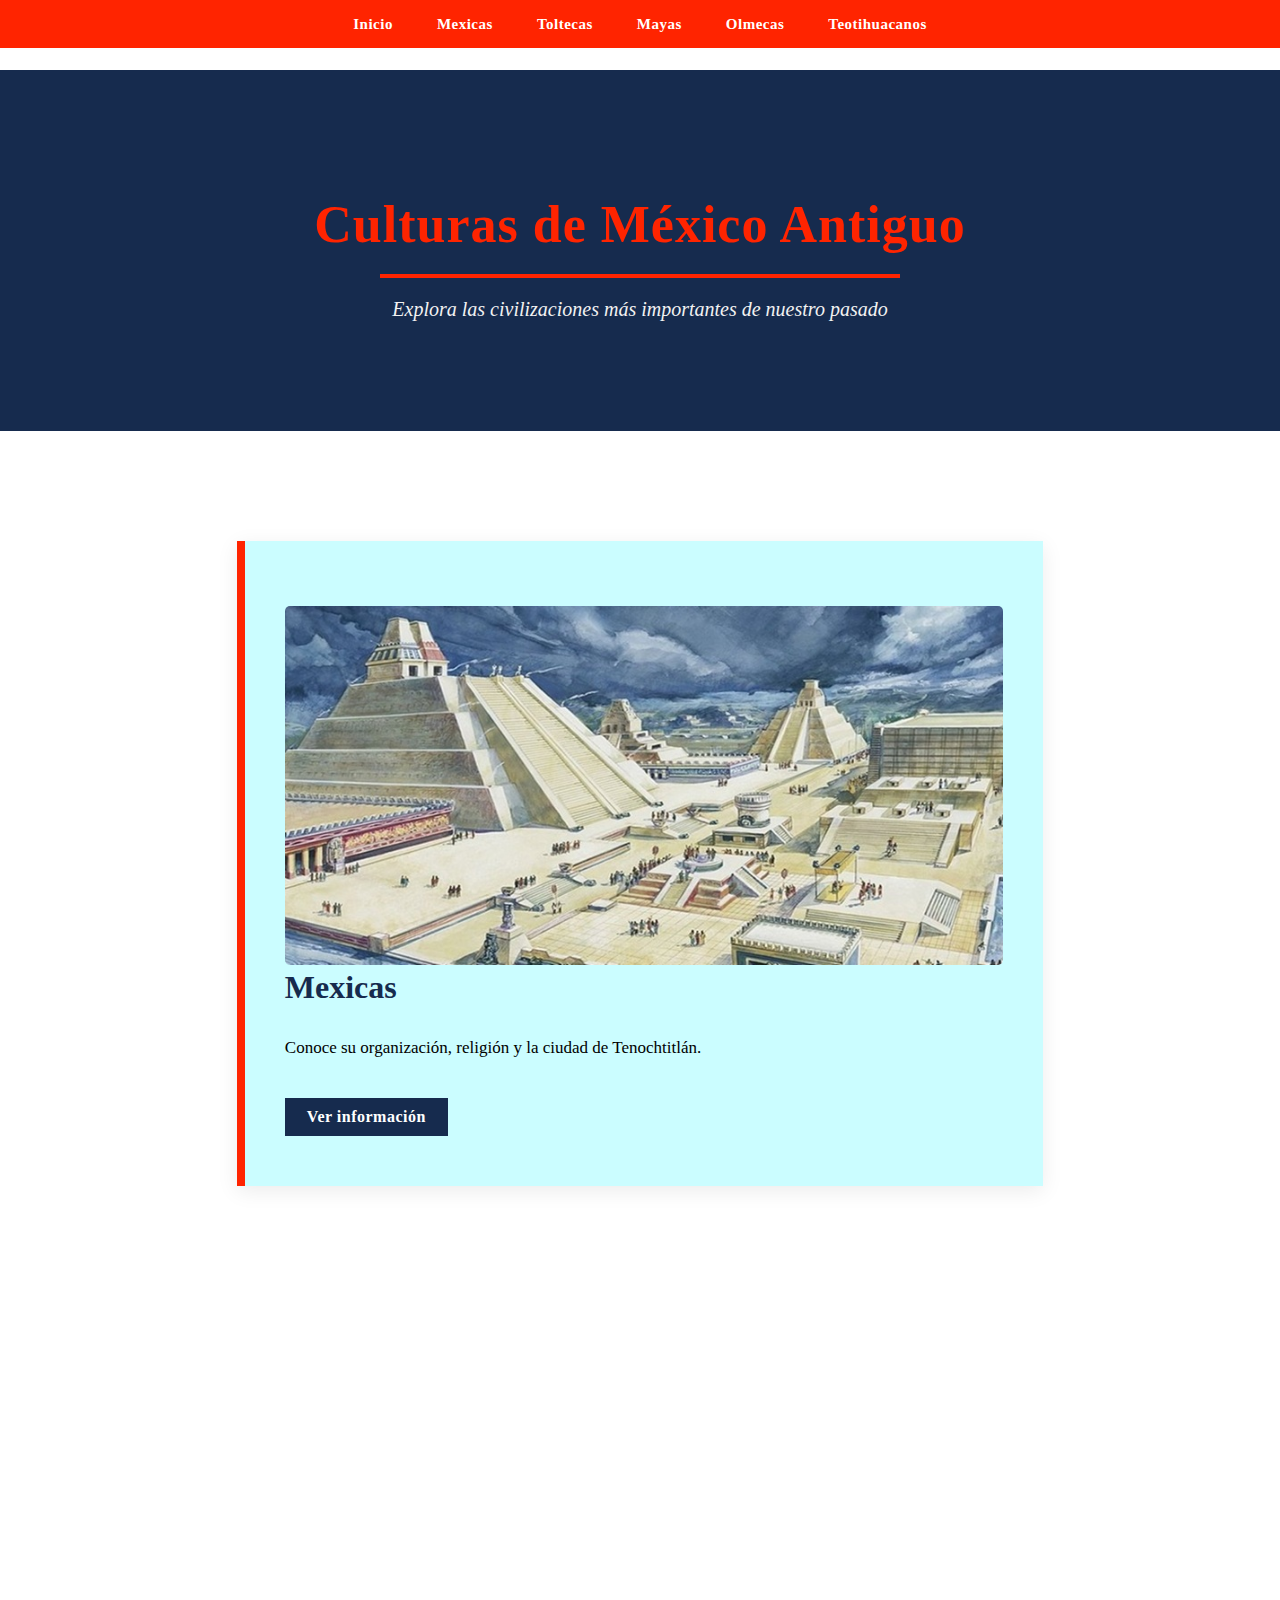
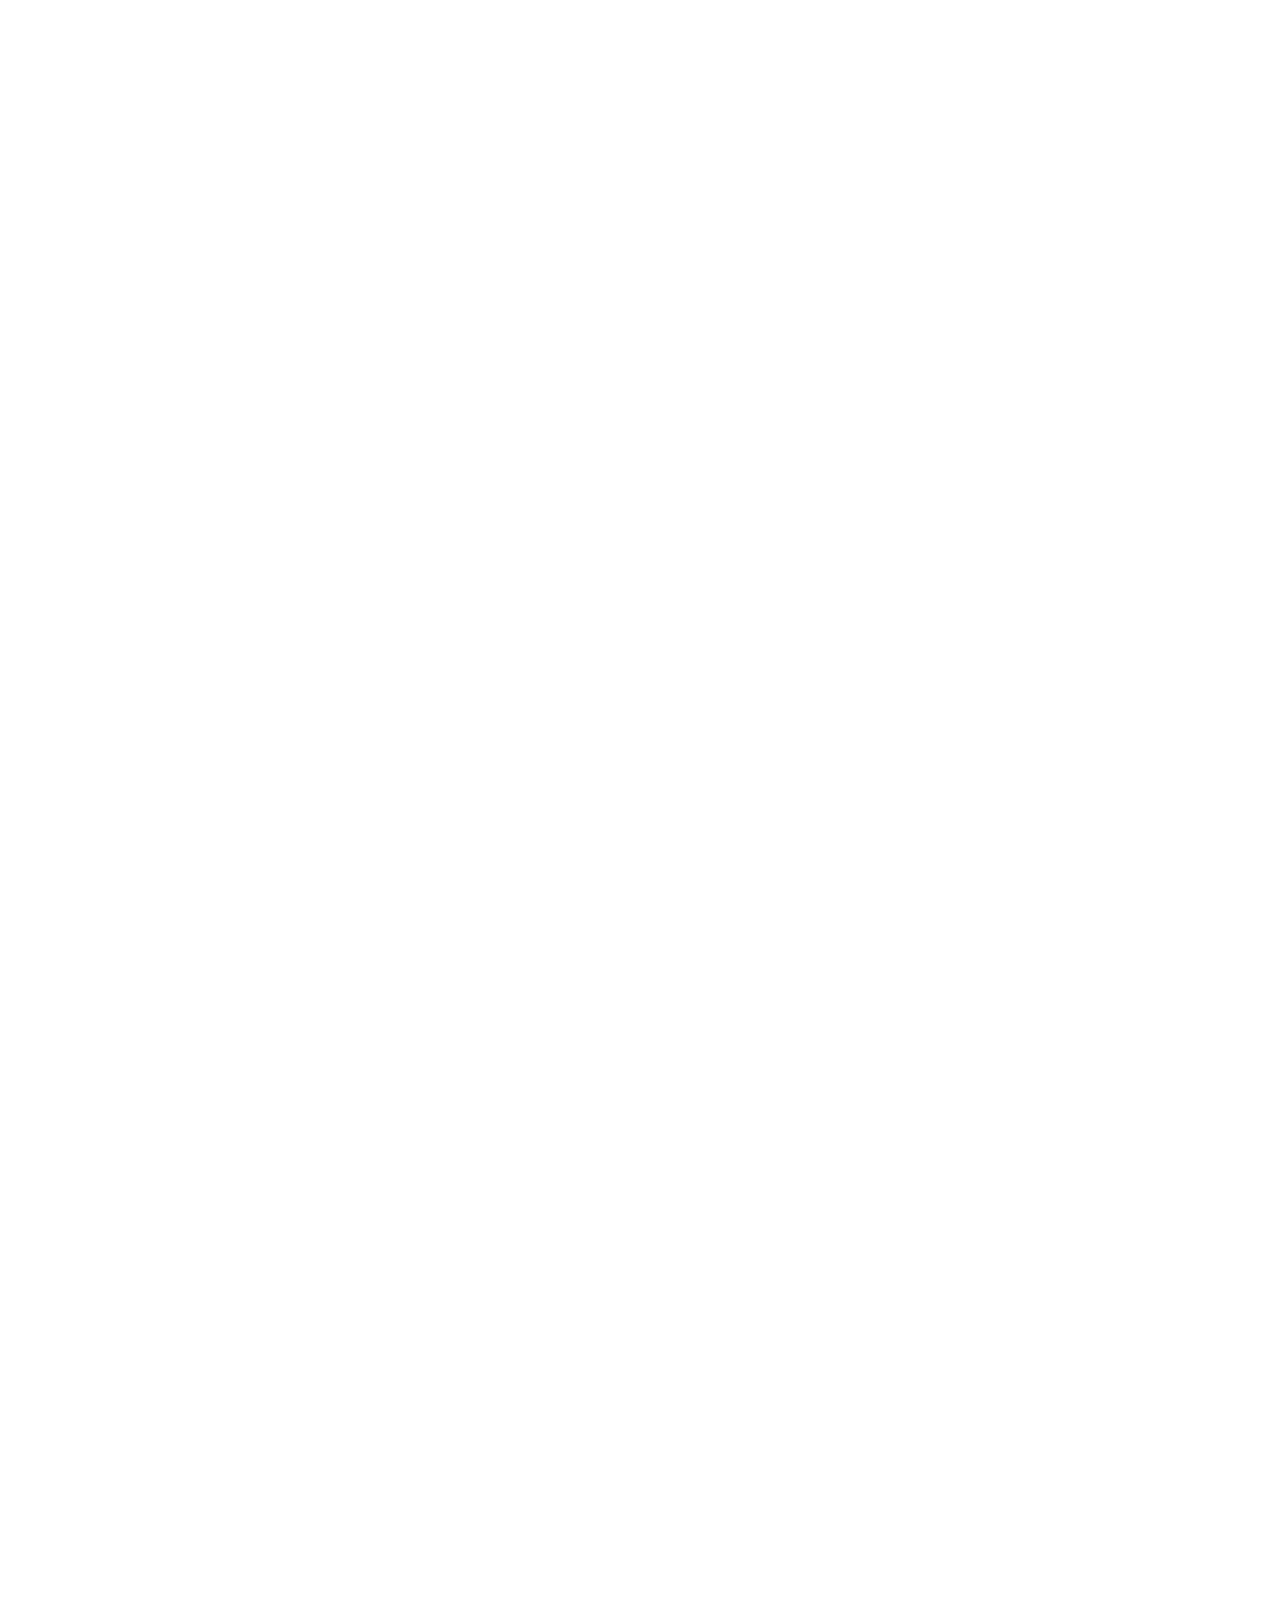
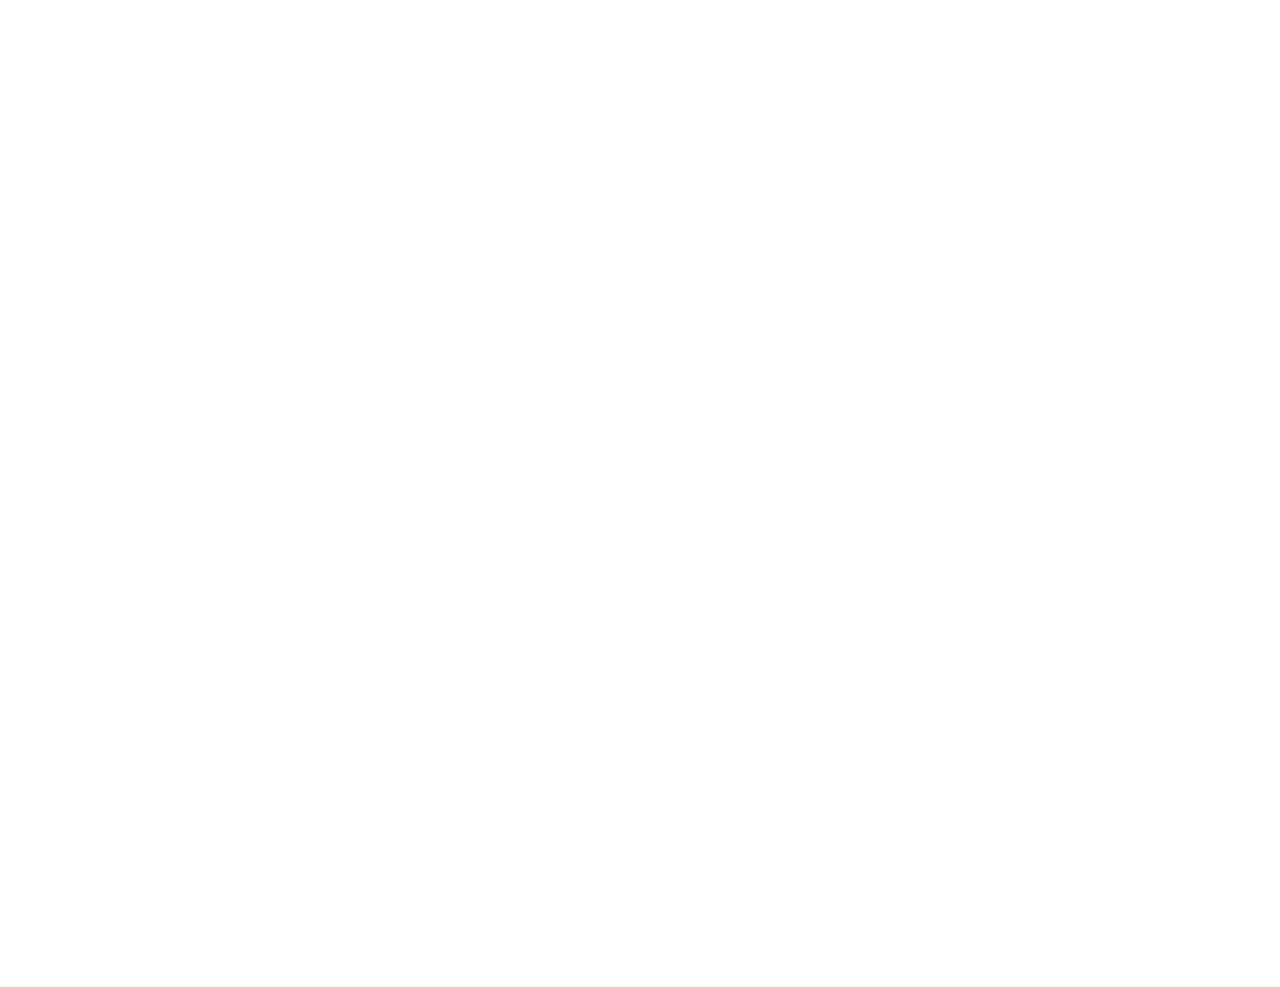
<file: culturas-mexico-antiguo/index.html>
<!DOCTYPE html>
<html lang="es">
<head>
    <meta charset="UTF-8">
    <title>Culturas de México Antiguo</title>
    <link rel="stylesheet" href="estilos.css">
</head>
<body>

<nav>
    <a href="#inicio">Inicio</a>
    <a href="#mexicas">Mexicas</a>
    <a href="#toltecas">Toltecas</a>
    <a href="#mayas">Mayas</a>
    <a href="#olmecas">Olmecas</a>
    <a href="#teotihuacanos">Teotihuacanos</a>
</nav>

<header id="inicio">
    <h1>Culturas de México Antiguo</h1>
    <p>Explora las civilizaciones más importantes de nuestro pasado</p>
</header>

<main>

<section id="mexicas" class="tarjeta"> 
    <img src="mx.jpg" alt="Cultura mexica">
    <h2>Mexicas</h2>
    <p>Conoce su organización, religión y la ciudad de Tenochtitlán.</p>
    <a href="Mexicas.html">Ver información</a>
</section>

<section id="toltecas" class="tarjeta">
    <img src="imagenestoltecas.jpg" alt="Cultura toltecas">
    <h2>Toltecas</h2>
    <p>Descubre su influencia cultural con la música y el deporte.</p>
    <a href="toltecas.html">Ver información</a>
</section>

<section id="mayas" class="tarjeta">
    <img src="imagenesmayas.jpg" alt="Cultura maya">
    <h2>Mayas</h2>
    <p>Explora sus avances en astronomía, escritura y arquitectura.</p>
    <a href="mayas.html">Ver información</a>
</section>

<section id="olmecas" class="tarjeta">
    <img src="imagenesolmecas.jpg" alt="Cultura olmeca">
    <h2>Olmecas</h2>
    <p>Conoce la cultura madre de Mesoamérica y su legado artístico.</p>
    <a href="olmeca.html">Ver información</a>
</section>

<section id="teotihuacanos" class="tarjeta">
    <img src="imagenesteotihuacanos.jpg" alt="Cultura teotihuacanos">
    <h2>Teotihuacanos</h2>
    <p>Descubre la grandeza de la ciudad de Teotihuacán.</p>
    <a href="Teotihuacanos.html">Ver información</a>
</section>

</main>

</body>

<script>
const tarjetas = document.querySelectorAll('.tarjeta');

const observer = new IntersectionObserver((entries) => {
    entries.forEach(entry => {
        if (entry.isIntersecting) {
            entry.target.classList.add('visible');
        } else {
            entry.target.classList.remove('visible');
        }
    });
}, {
    threshold: 0.2
});

tarjetas.forEach(tarjeta => {
    observer.observe(tarjeta);
});
</script>
</html>
</file>
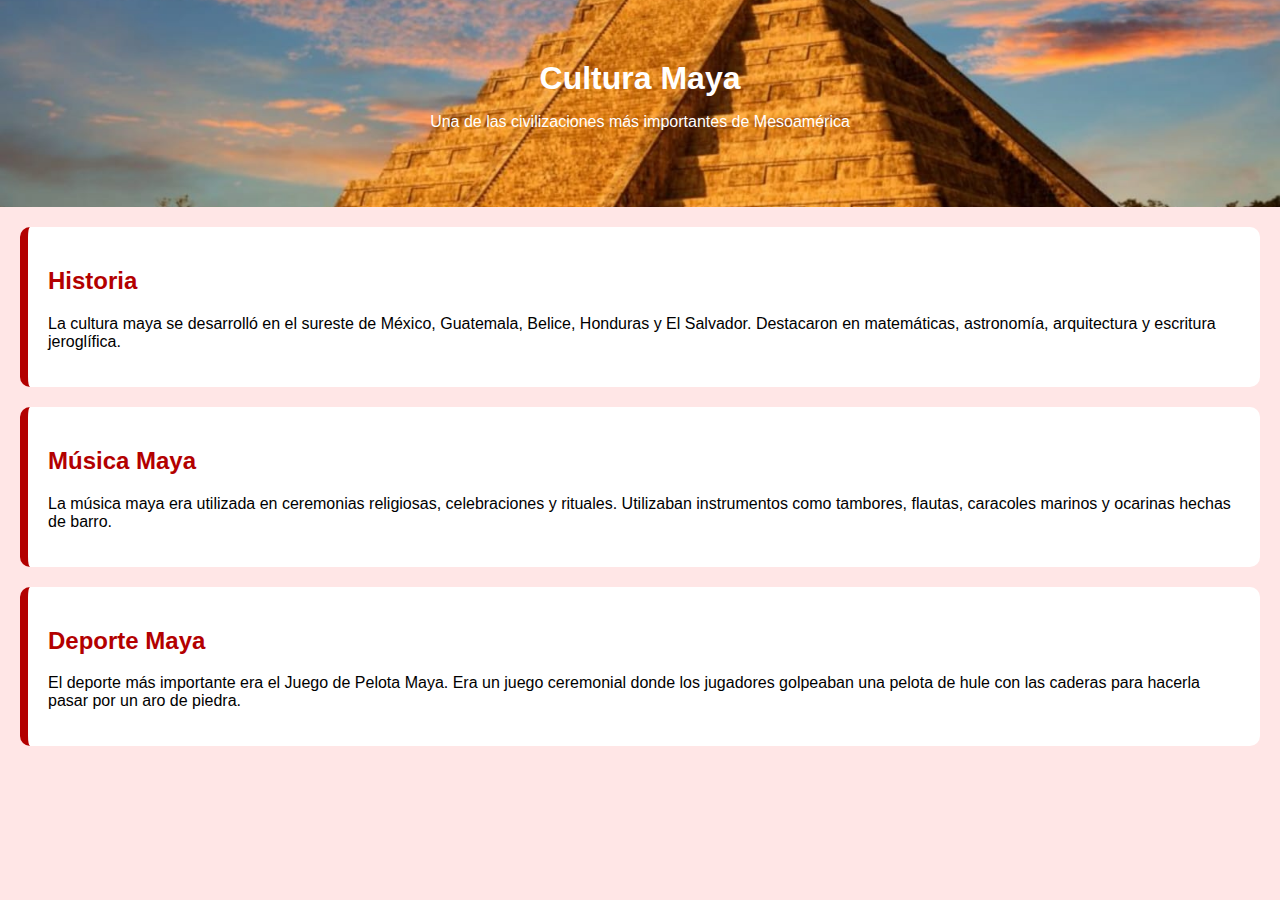
<file: culturas-mexico-antiguo/mayas.html>
<!DOCTYPE html>
<html lang="es">
<head>
    <meta charset="UTF-8">
    <title>Cultura Maya</title>
    <style>
        body {
            font-family: Arial, sans-serif;
            margin: 0;
            padding: 0;
            background-color: #ffe6e6;
        }

        header {
            background-image: url("maya.png"); /* AQUI PONES TU IMAGEN */
            background-size: cover;
            background-position: center;
            color: white;
            text-align: center;
            padding: 60px 20px;
        }

        h1 {
            margin: 0;
        }

        section {
            padding: 20px;
            margin: 20px;
            background-color: white;
            border-left: 8px solid #b30000;
            border-radius: 10px;
        }

        h2 {
            color: #b30000;
        }

        footer {
            background-color: #b30000;
            color: white;
            text-align: center;
            padding: 10px;
        }

        .imagen {
            width: 100%;
            max-width: 400px;
            display: block;
            margin: 10px auto;
            border-radius: 10px;
        }
    </style>
</head>
<body>

    <header>
        <h1>Cultura Maya</h1>
        <p>Una de las civilizaciones más importantes de Mesoamérica</p>
    </header>

    <section>
        <h2>Historia</h2>
        <p>
            La cultura maya se desarrolló en el sureste de México, Guatemala,
            Belice, Honduras y El Salvador. Destacaron en matemáticas, astronomía,
            arquitectura y escritura jeroglífica.
        </p>
    </section>

    <section>
        <h2>Música Maya</h2>
        <p>
            La música maya era utilizada en ceremonias religiosas, celebraciones
            y rituales. Utilizaban instrumentos como tambores, flautas, caracoles
            marinos y ocarinas hechas de barro.
        </p>
    </section>

    <section>
        <h2>Deporte Maya</h2>
        <p>
            El deporte más importante era el Juego de Pelota Maya. Era un juego
            ceremonial donde los jugadores golpeaban una pelota de hule con las
            caderas para hacerla pasar por un aro de piedra.
        </p>
    </section>

</body>
</html>
</file>
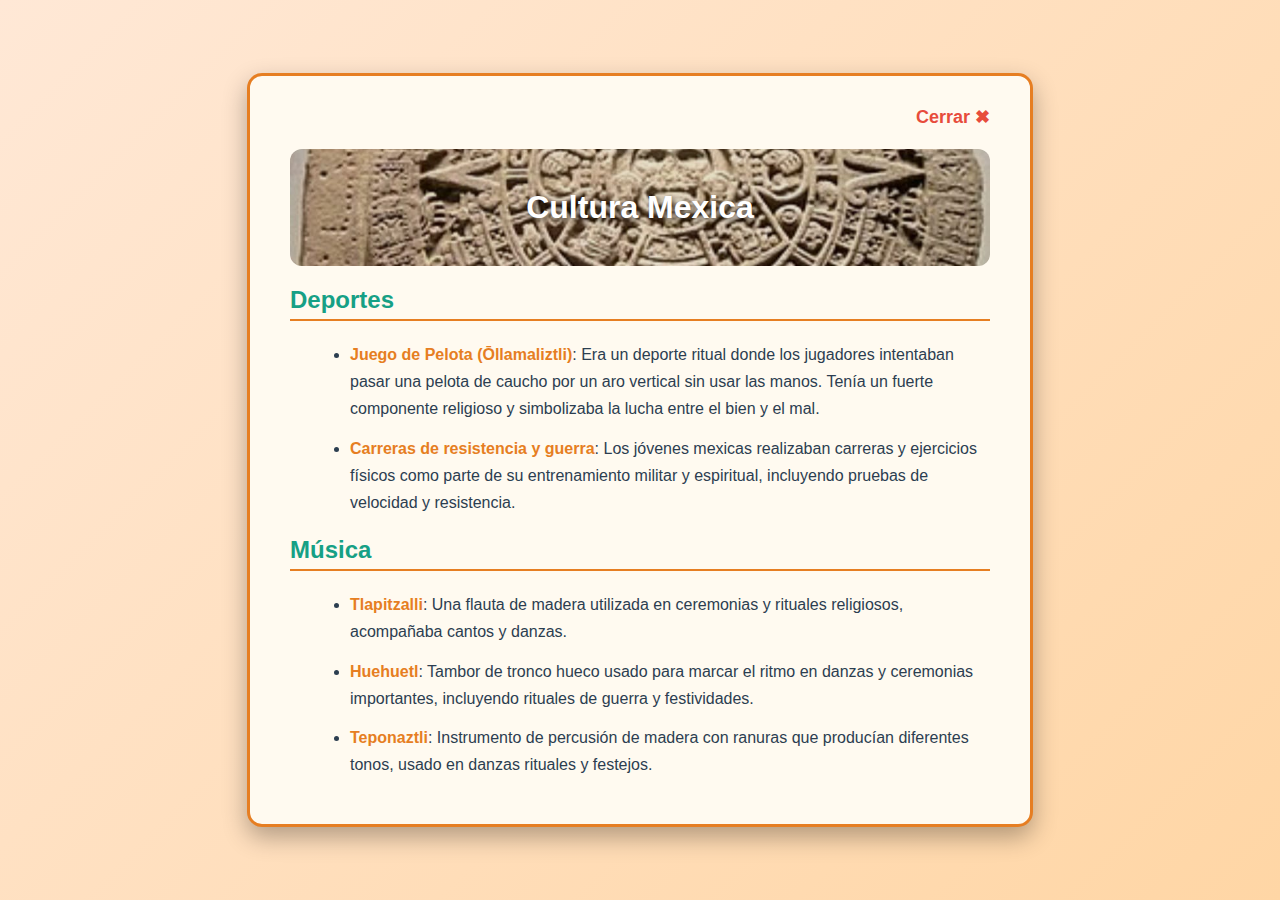
<file: culturas-mexico-antiguo/Mexicas.html>
<!DOCTYPE html>
<html lang="es">
<head>
  <meta charset="UTF-8">
  <meta name="viewport" content="width=device-width, initial-scale=1.0">
  <title>Pantalla Secundaria - Cultura Mexica</title>
  <style>
    /* Estilos generales */
    body {
      margin: 0;
      padding: 0;
      font-family: 'Segoe UI', Tahoma, Geneva, Verdana, sans-serif;
      background: linear-gradient(135deg, #ffe8d6, #ffd6a5);
      display: flex;
      justify-content: center;
      align-items: center;
      height: 100vh;
    }

    /* Ventana central */
    .ventana {
      background-color: #fffaf0;
      padding: 30px 40px;
      border-radius: 15px;
      box-shadow: 0 10px 25px rgba(0,0,0,0.3);
      max-width: 700px;
      width: 90%;
      overflow-y: auto;
      max-height: 90vh;
      animation: aparecer 0.5s ease-out;
      border: 3px solid #e67e22; /* marco naranja */
    }

    @keyframes aparecer {
      from {opacity: 0; transform: translateY(-20px);}
      to {opacity: 1; transform: translateY(0);}
    }

    /* Encabezado con imagen de fondo */
    h1 {
      text-align: center;
      color: #fff;
      margin-bottom: 20px;
      padding: 40px 20px;
      background-image: url('Mexicas.jpg'); /* Pon aquí tu imagen */
      background-size: cover;
      background-position: center;
      border-radius: 12px;
      text-shadow: 2px 2px 6px rgba(0,0,0,0.7);
    }

    h2 {
      color: #16a085; /* verde azulado */
      margin-top: 20px;
      border-bottom: 2px solid #e67e22;
      padding-bottom: 5px;
    }

    p, li {
      font-size: 16px;
      line-height: 1.7;
      color: #2c3e50; /* azul oscuro para texto */
    }

    ul {
      margin-left: 20px;
    }

    li {
      margin-bottom: 12px;
    }

    /* Botón cerrar */
    .cerrar {
      display: block;
      text-align: right;
      margin-bottom: 10px;
    }

    .cerrar a {
      text-decoration: none;
      color: #e74c3c;
      font-weight: bold;
      font-size: 18px;
    }

    .cerrar a:hover {
      color: #c0392b;
    }

    /* Resaltar nombres */
    strong {
      color: #e67e22; /* naranja */
    }

    em {
      color: #27ae60; /* verde */
    }
  </style>
</head>
<body>
  <div class="ventana">
    <div class="cerrar">
      <a href="javascript:window.close();">Cerrar ✖</a>
    </div>

    <h1>Cultura Mexica</h1>

    <h2>Deportes</h2>
    <ul>
      <li>
        <strong>Juego de Pelota (Ōllamaliztli)</strong>: Era un deporte ritual donde los jugadores intentaban pasar una pelota de caucho 
        por un aro vertical sin usar las manos. Tenía un fuerte componente religioso y simbolizaba la lucha entre el bien y el mal.
      </li>
      <li>
        <strong>Carreras de resistencia y guerra</strong>: Los jóvenes mexicas realizaban carreras y ejercicios físicos como parte de su entrenamiento 
        militar y espiritual, incluyendo pruebas de velocidad y resistencia.
      </li>
    </ul>

    <h2>Música</h2>
    <ul>
      <li>
        <strong>Tlapitzalli</strong>: Una flauta de madera utilizada en ceremonias y rituales religiosos, acompañaba cantos y danzas.
      </li>
      <li>
        <strong>Huehuetl</strong>: Tambor de tronco hueco usado para marcar el ritmo en danzas y ceremonias importantes, incluyendo rituales de guerra y festividades.
      </li>
      <li>
        <strong>Teponaztli</strong>: Instrumento de percusión de madera con ranuras que producían diferentes tonos, usado en danzas rituales y festejos.
      </li>
    </ul>
  </div>
</body>
</html>
</file>
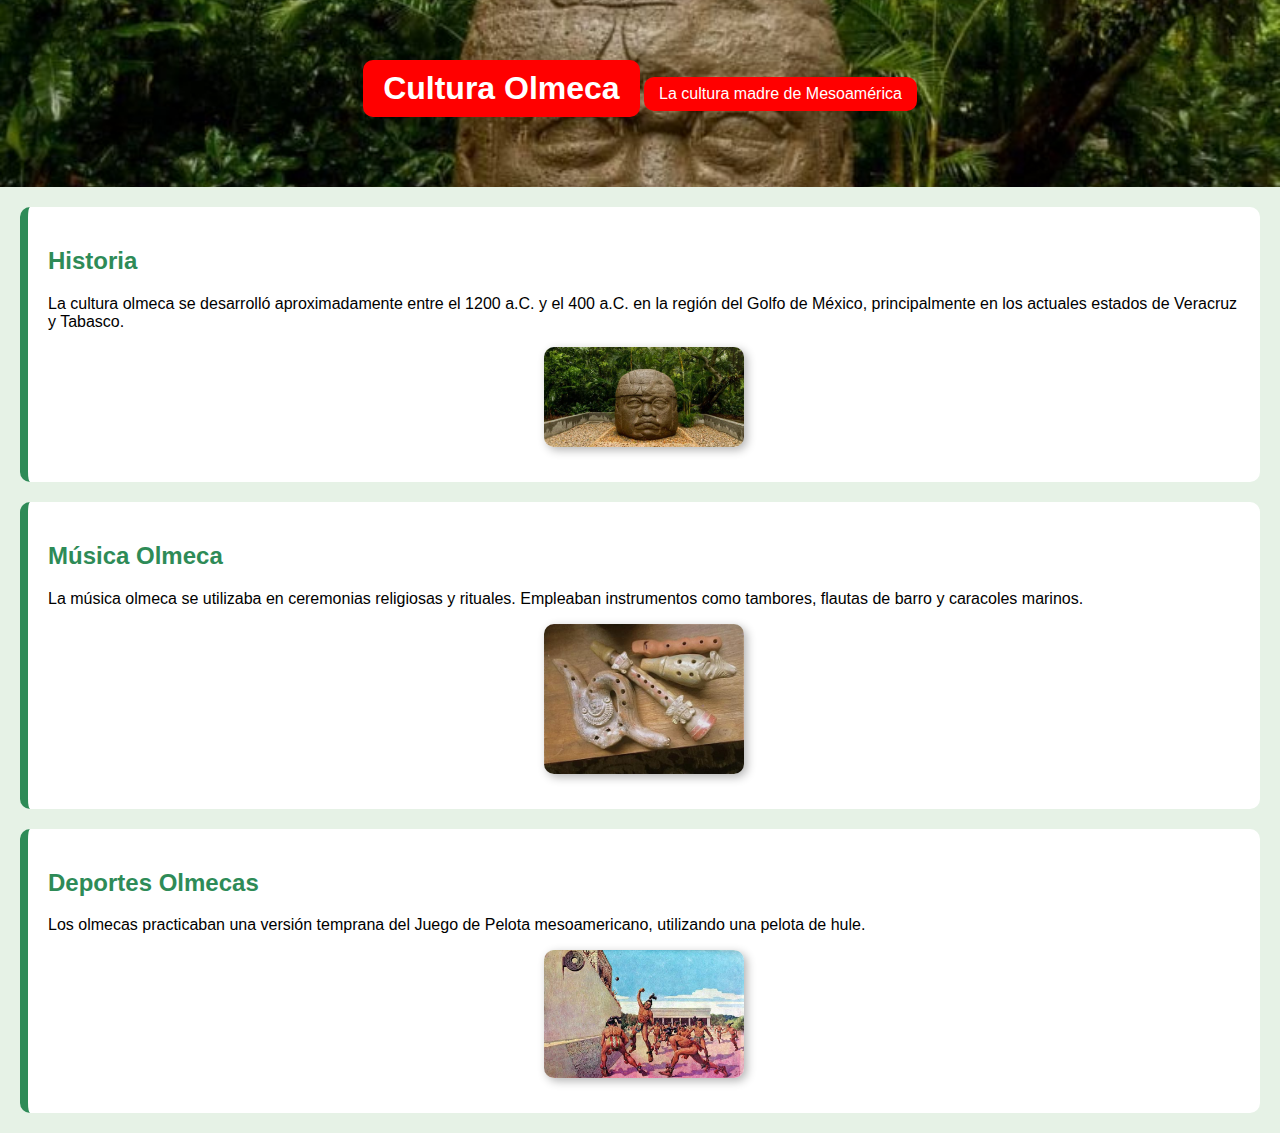
<file: culturas-mexico-antiguo/olmeca.html>
<meta name='viewport' content='width=device-width, initial-scale=1'/>
<!DOCTYPE html>
<html lang="es">
<head>
    <meta charset="UTF-8">
    <title>Cultura Olmeca</title>
    <style>
        body {
            font-family: Arial, sans-serif;
            margin: 0;
            padding: 0;
            background-color: #e6f2e6;
        }

        header {
            background-image: url("cabeza_olmeca.jpg");
            background-size: cover;
            background-position: center;
            text-align: center;
            padding: 60px 20px;
        }

        h1 {
            margin: 0;
            color: white;
            background-color: red;
            display: inline-block;
            padding: 10px 20px;
            border-radius: 10px;
        }

        header p {
            color: white;
            background-color: red;
            display: inline-block;
            padding: 8px 15px;
            border-radius: 10px;
            margin-top: 10px;
        }

        section {
            padding: 20px;
            margin: 20px;
            background-color: white;
            border-left: 8px solid #2e8b57;
            border-radius: 10px;
        }

        h2 {
            color: #2e8b57;
        }

        footer {
            background-color: #2e8b57;
            color: white;
            text-align: center;
            padding: 10px;
        }

        .imagen {
            width: 100%;
            max-width: 200px; /* Más pequeñas */
            display: block;
            margin: 15px auto;
            border-radius: 10px;
            box-shadow: 3px 3px 10px rgba(0,0,0,0.3);
        }
    </style>
</head>
<body>

    <header>
        <h1>Cultura Olmeca</h1>
        <p>La cultura madre de Mesoamérica</p>
    </header>

    <section>
        <h2>Historia</h2>
        <p>
            La cultura olmeca se desarrolló aproximadamente entre el 1200 a.C. 
            y el 400 a.C. en la región del Golfo de México, principalmente en 
            los actuales estados de Veracruz y Tabasco.
        </p>
        <img src="cabeza_olmeca.jpg" 
             alt="Cabeza colosal olmeca" class="imagen">
    </section>

    <section>
        <h2>Música Olmeca</h2>
        <p>
            La música olmeca se utilizaba en ceremonias religiosas y rituales. 
            Empleaban instrumentos como tambores, flautas de barro y caracoles marinos.
        </p>
        <img src="instrumento_olmeca.jpg" 
             alt="Arte olmeca" class="imagen">
    </section>

    <section>
        <h2>Deportes Olmecas</h2>
        <p>
            Los olmecas practicaban una versión temprana del Juego de Pelota 
            mesoamericano, utilizando una pelota de hule.
        </p>
        <img src="juego_olmeca.jpg" 
             alt="Juego de pelota mesoamericano" class="imagen">
    </section>

</body>
</html>
</file>
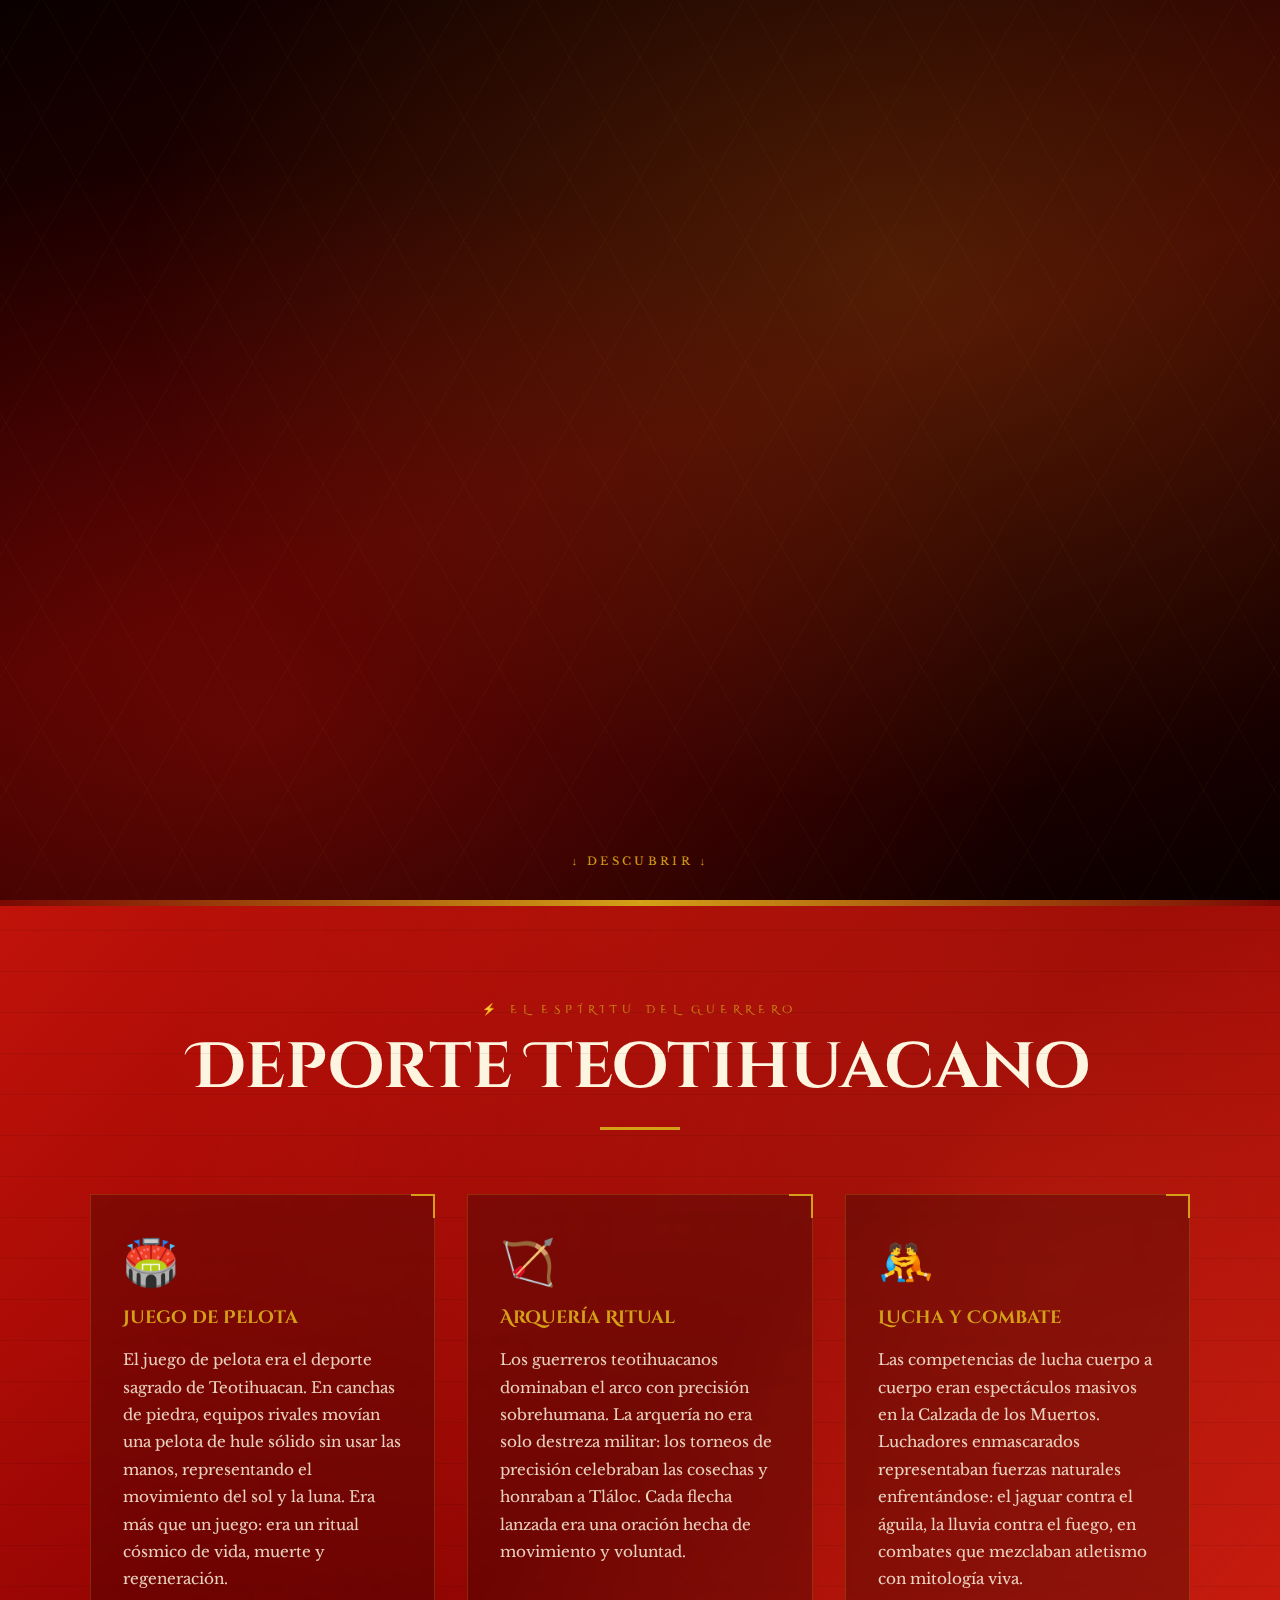
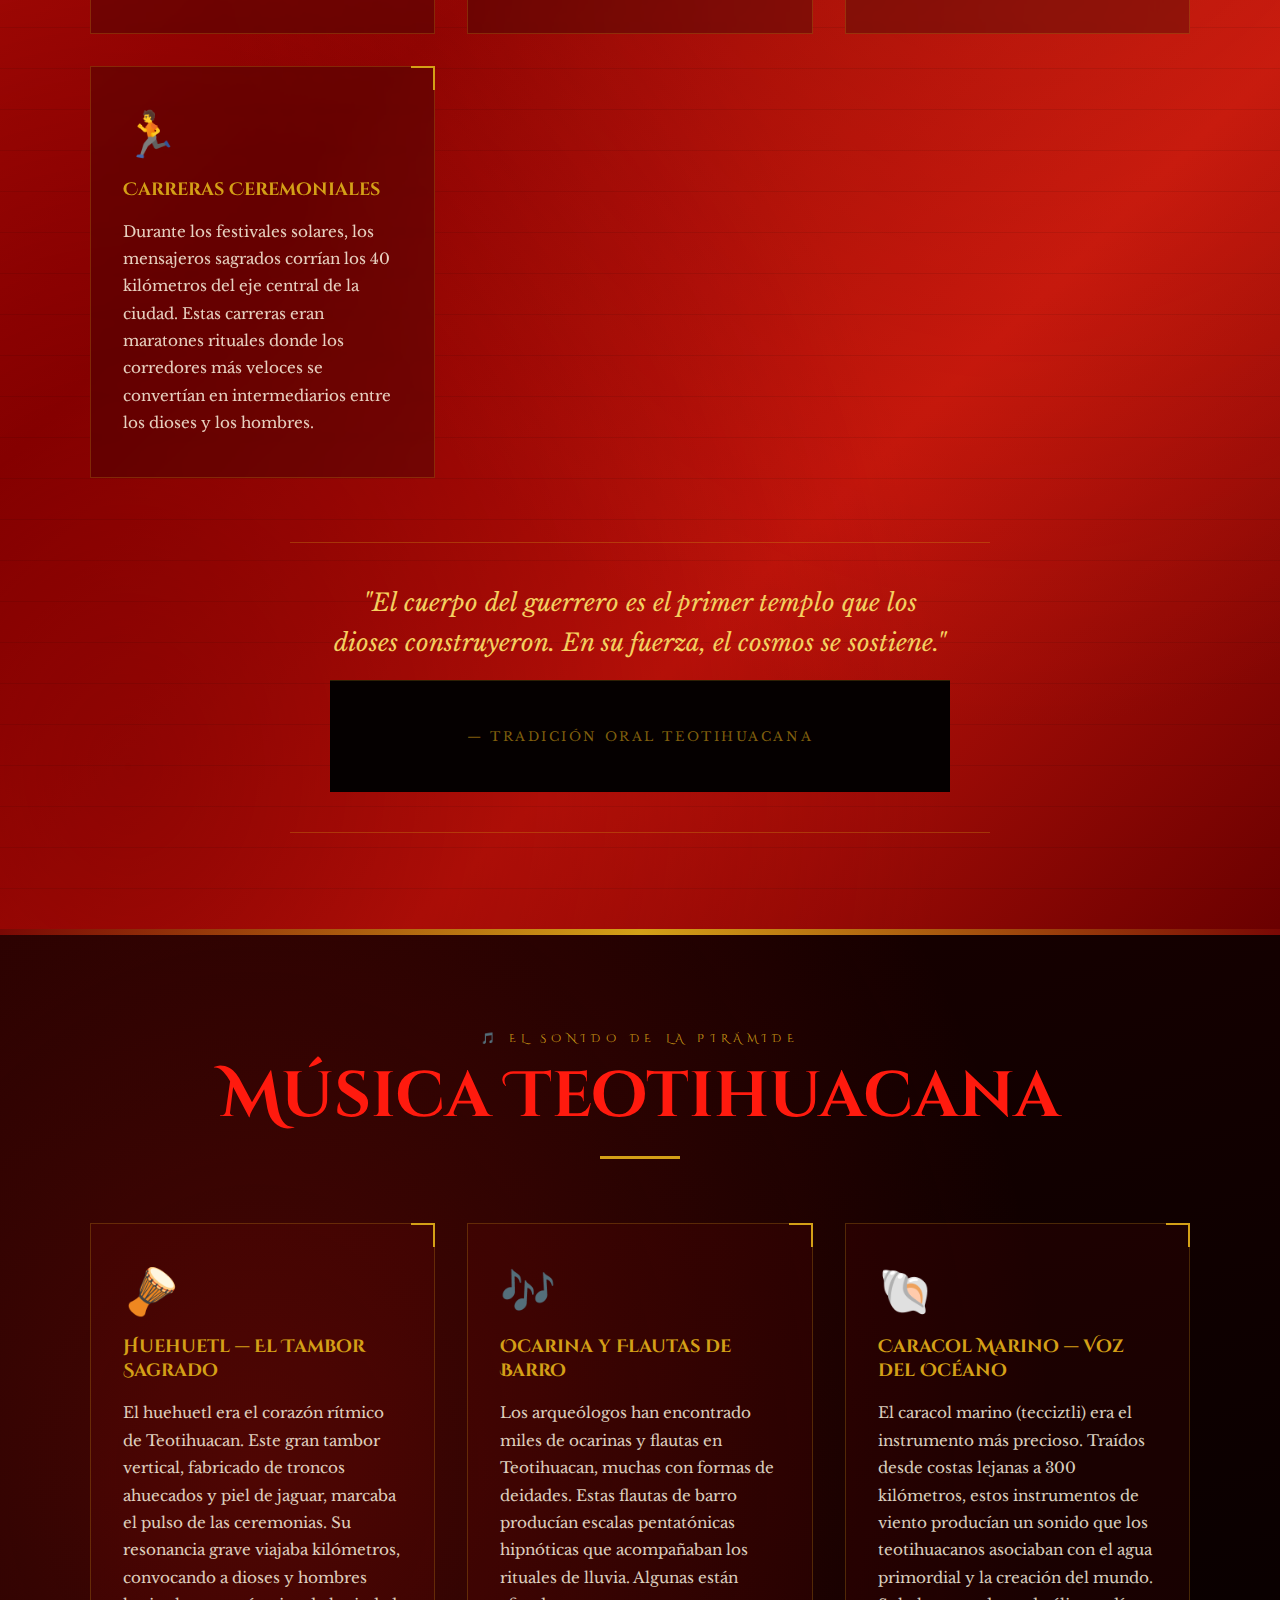
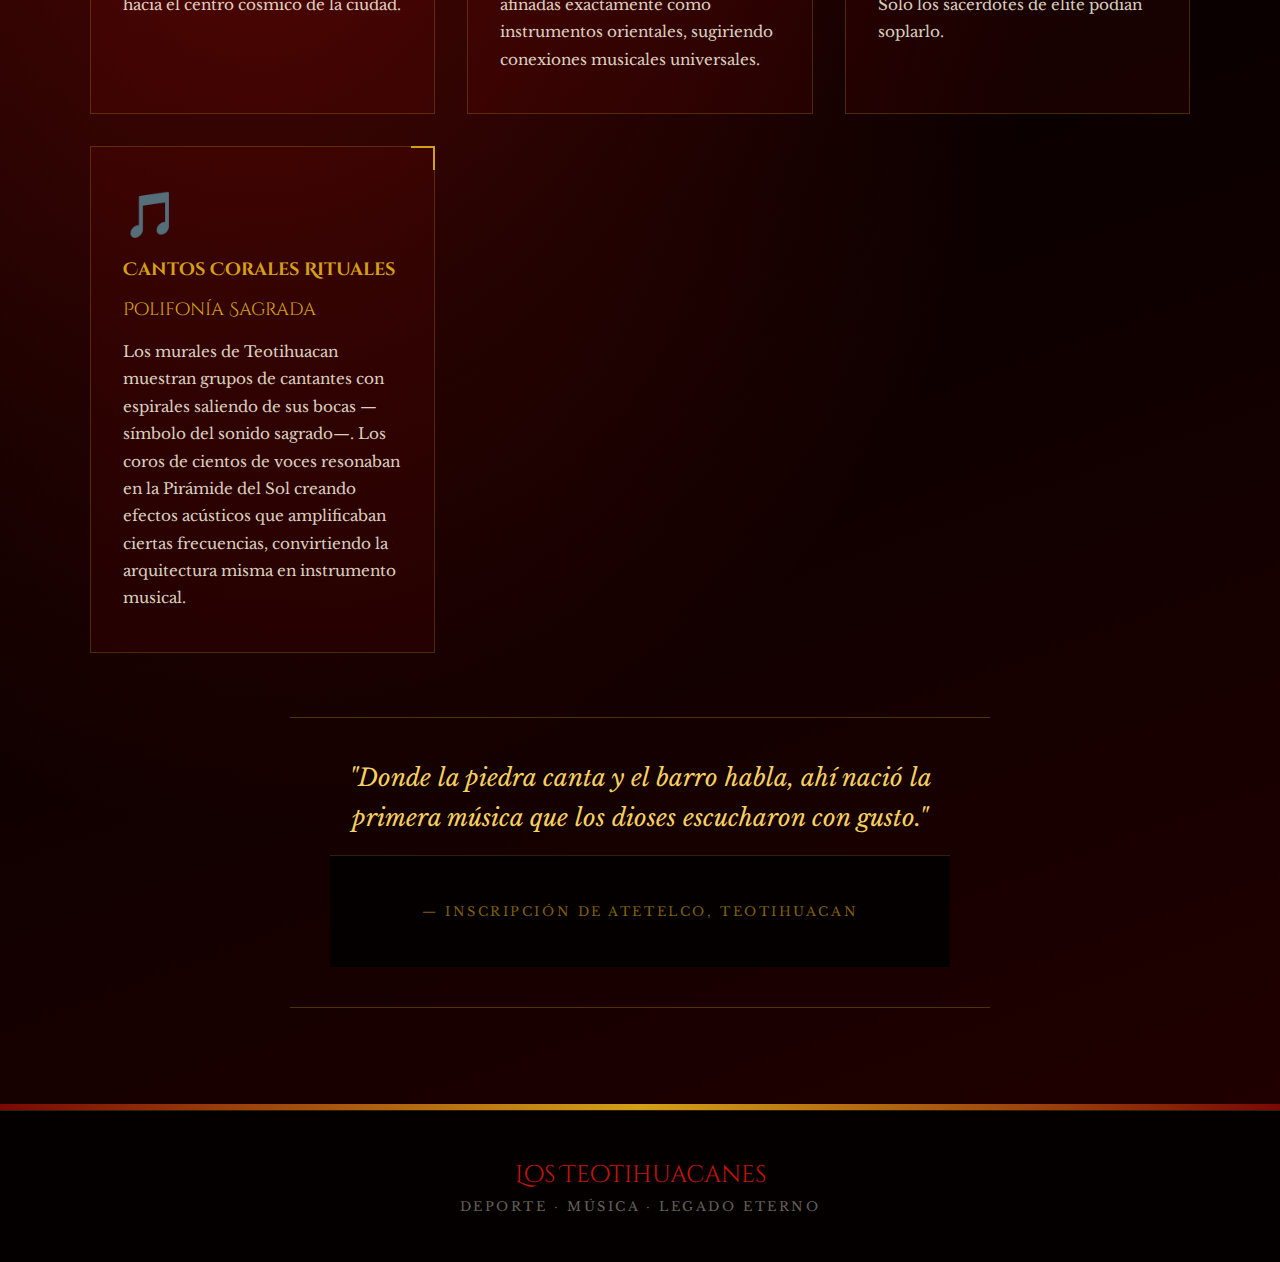
<file: culturas-mexico-antiguo/Teotihuacanos.html>
<!DOCTYPE html>

<html lang="es">
<head>
  <meta charset="UTF-8">
  <meta name="viewport" content="width=device-width, initial-scale=1.0">
  <title>Los Teotihuacanes — Deporte & Música</title>
  <link href="https://fonts.googleapis.com/css2?family=Cinzel+Decorative:wght@700;900&family=Libre+Baskerville:ital,wght@0,400;0,700;1,400&display=swap" rel="stylesheet">
  <style>
    *, *::before, *::after { margin: 0; padding: 0; box-sizing: border-box; }


:root {
  --rojo: #C0130A;
  --rojo-oscuro: #7A0804;
  --rojo-brillante: #FF1A0E;
  --dorado: #D4A017;
  --dorado-claro: #F5D060;
  --negro: #0A0000;
  --crema: #FDF5E0;
}

html { scroll-behavior: smooth; }

body {
  font-family: 'Libre Baskerville', Georgia, serif;
  background: var(--negro);
  color: var(--crema);
  overflow-x: hidden;
}

/* ── HERO ──────────────────────────────────── */
.hero {
  min-height: 100vh;
  background:
    radial-gradient(ellipse at 70% 30%, rgba(212,160,23,0.18) 0%, transparent 60%),
    radial-gradient(ellipse at 20% 80%, rgba(192,19,10,0.35) 0%, transparent 55%),
    linear-gradient(160deg, #0A0000 0%, #3B0000 50%, #0A0000 100%);
  display: flex;
  flex-direction: column;
  align-items: center;
  justify-content: center;
  text-align: center;
  padding: 3rem 2rem;
  position: relative;
  overflow: hidden;
}

/* Geometric pyramid pattern overlay */
.hero::before {
  content: '';
  position: absolute;
  inset: 0;
  background-image:
    repeating-linear-gradient(60deg, transparent, transparent 60px, rgba(212,160,23,0.04) 60px, rgba(212,160,23,0.04) 61px),
    repeating-linear-gradient(-60deg, transparent, transparent 60px, rgba(212,160,23,0.04) 60px, rgba(212,160,23,0.04) 61px);
  pointer-events: none;
}

.hero-eyebrow {
  font-family: 'Cinzel Decorative', serif;
  font-size: clamp(0.6rem, 1.5vw, 0.85rem);
  letter-spacing: 0.5em;
  color: var(--dorado);
  text-transform: uppercase;
  margin-bottom: 1.5rem;
  opacity: 0;
  animation: fadeUp 0.8s ease forwards 0.3s;
}

.hero-title {
  font-family: 'Cinzel Decorative', serif;
  font-size: clamp(2.8rem, 9vw, 8rem);
  font-weight: 900;
  line-height: 1;
  color: var(--crema);
  text-shadow:
    0 0 80px rgba(192,19,10,0.8),
    0 4px 30px rgba(0,0,0,0.8);
  opacity: 0;
  animation: fadeUp 0.9s ease forwards 0.5s;
}

.hero-title span {
  color: var(--rojo-brillante);
  display: block;
  text-shadow:
    0 0 60px rgba(255,26,14,0.9),
    0 0 120px rgba(255,26,14,0.4),
    0 4px 30px rgba(0,0,0,0.8);
}

.hero-sub {
  font-size: clamp(1rem, 2.5vw, 1.4rem);
  font-style: italic;
  color: var(--dorado-claro);
  margin-top: 1.5rem;
  max-width: 600px;
  opacity: 0;
  animation: fadeUp 0.9s ease forwards 0.8s;
}

.hero-divider {
  width: 120px;
  height: 2px;
  background: linear-gradient(90deg, transparent, var(--dorado), transparent);
  margin: 2.5rem auto;
  opacity: 0;
  animation: fadeUp 0.9s ease forwards 1s;
}

.scroll-hint {
  position: absolute;
  bottom: 2rem;
  left: 50%;
  transform: translateX(-50%);
  font-size: 0.7rem;
  letter-spacing: 0.3em;
  color: var(--dorado);
  text-transform: uppercase;
  animation: pulse 2s ease-in-out infinite;
}

/* ── DEPORTE SECTION — ROJO ───────────────── */
.seccion-deporte {
  background:
    radial-gradient(ellipse at 80% 20%, rgba(255,80,40,0.25) 0%, transparent 60%),
    radial-gradient(ellipse at 10% 90%, rgba(120,0,0,0.5) 0%, transparent 50%),
    linear-gradient(135deg, #C0130A 0%, #8B0000 40%, #C0130A 70%, #6A0000 100%);
  padding: 6rem 2rem;
  position: relative;
  overflow: hidden;
}

.seccion-deporte::before {
  content: '';
  position: absolute;
  inset: 0;
  background-image: repeating-linear-gradient(
    0deg, transparent, transparent 40px,
    rgba(0,0,0,0.08) 40px, rgba(0,0,0,0.08) 41px
  );
  pointer-events: none;
}

/* ── MÚSICA SECTION — OSCURO ─────────────── */
.seccion-musica {
  background:
    radial-gradient(ellipse at 20% 30%, rgba(192,19,10,0.3) 0%, transparent 55%),
    linear-gradient(160deg, #1A0000 0%, #0A0000 50%, #200000 100%);
  padding: 6rem 2rem;
  position: relative;
  overflow: hidden;
}

/* ── SHARED LAYOUT ───────────────────────── */
.container {
  max-width: 1100px;
  margin: 0 auto;
}

.seccion-header {
  text-align: center;
  margin-bottom: 4rem;
}

.seccion-label {
  font-family: 'Cinzel Decorative', serif;
  font-size: 0.7rem;
  letter-spacing: 0.5em;
  text-transform: uppercase;
  color: var(--dorado);
  margin-bottom: 1rem;
  display: block;
}

.seccion-titulo {
  font-family: 'Cinzel Decorative', serif;
  font-size: clamp(2rem, 5vw, 4rem);
  font-weight: 700;
  line-height: 1.1;
}

.seccion-deporte .seccion-titulo { color: var(--crema); }
.seccion-musica .seccion-titulo { color: var(--rojo-brillante); }

.seccion-linea {
  width: 80px;
  height: 3px;
  background: var(--dorado);
  margin: 1.5rem auto 0;
}

/* Cards grid */
.cards-grid {
  display: grid;
  grid-template-columns: repeat(auto-fit, minmax(280px, 1fr));
  gap: 2rem;
}

.card {
  border: 1px solid rgba(212,160,23,0.25);
  padding: 2.5rem 2rem;
  position: relative;
  transition: transform 0.3s ease, border-color 0.3s ease;
  cursor: default;
}

.seccion-deporte .card {
  background: rgba(0,0,0,0.25);
  backdrop-filter: blur(4px);
}

.seccion-musica .card {
  background: rgba(192,19,10,0.08);
}

.card:hover {
  transform: translateY(-6px);
  border-color: var(--dorado);
}

.card-icon {
  font-size: 2.8rem;
  margin-bottom: 1rem;
  display: block;
}

.card-titulo {
  font-family: 'Cinzel Decorative', serif;
  font-size: 1.1rem;
  color: var(--dorado);
  margin-bottom: 1rem;
}

.card-texto {
  font-size: 0.95rem;
  line-height: 1.8;
  color: rgba(253,245,224,0.85);
}

/* Corner accent */
.card::after {
  content: '';
  position: absolute;
  top: -1px; right: -1px;
  width: 24px; height: 24px;
  border-top: 2px solid var(--dorado);
  border-right: 2px solid var(--dorado);
}

/* Quote block */
.cita {
  text-align: center;
  max-width: 700px;
  margin: 4rem auto 0;
  padding: 2.5rem;
  border-top: 1px solid rgba(212,160,23,0.3);
  border-bottom: 1px solid rgba(212,160,23,0.3);
}

.cita p {
  font-size: clamp(1.1rem, 2.5vw, 1.5rem);
  font-style: italic;
  line-height: 1.7;
  color: var(--dorado-claro);
}

.cita footer {
  margin-top: 1rem;
  font-size: 0.8rem;
  letter-spacing: 0.2em;
  color: rgba(212,160,23,0.6);
  text-transform: uppercase;
}

/* Separator between sections */
.separador {
  height: 6px;
  background: linear-gradient(90deg, var(--rojo-oscuro), var(--dorado), var(--rojo-oscuro));
}

/* Footer */
footer {
  background: #050000;
  text-align: center;
  padding: 3rem 2rem;
  border-top: 1px solid rgba(212,160,23,0.2);
}

footer .footer-logo {
  font-family: 'Cinzel Decorative', serif;
  font-size: 1.5rem;
  color: var(--rojo);
  margin-bottom: 0.5rem;
}

footer p {
  font-size: 0.8rem;
  color: rgba(253,245,224,0.4);
  letter-spacing: 0.2em;
}

/* Animations */
@keyframes fadeUp {
  from { opacity: 0; transform: translateY(30px); }
  to   { opacity: 1; transform: translateY(0); }
}

@keyframes pulse {
  0%, 100% { opacity: 0.4; transform: translateX(-50%) translateY(0); }
  50%       { opacity: 1;   transform: translateX(-50%) translateY(-6px); }
}


  </style>
</head>
<body>

  <!-- ── HERO ── -->

  <section class="hero">
    <p class="hero-eyebrow">Cultura · Tradición · Identidad</p>
    <h1 class="hero-title">
      Los<span>Teotihuacanes</span>
    </h1>
    <p class="hero-sub">Guardianes del sol y la luna — su espíritu vive en el deporte y en cada nota musical.</p>
    <div class="hero-divider"></div>
    <span class="scroll-hint">↓ Descubrir ↓</span>
  </section>

  <div class="separador"></div>

  <!-- ── DEPORTE — FONDO ROJO ── -->

  <section class="seccion-deporte">
    <div class="container">
      <div class="seccion-header">
        <span class="seccion-label">⚡ El Espíritu del Guerrero</span>
        <h2 class="seccion-titulo">Deporte Teotihuacano</h2>
        <div class="seccion-linea"></div>
      </div>


  <div class="cards-grid">
    <div class="card">
      <span class="card-icon">🏟️</span>
      <h3 class="card-titulo">Juego de Pelota</h3>
      <p class="card-texto">El juego de pelota era el deporte sagrado de Teotihuacan. En canchas de piedra, equipos rivales movían una pelota de hule sólido sin usar las manos, representando el movimiento del sol y la luna. Era más que un juego: era un ritual cósmico de vida, muerte y regeneración.</p>
    </div>

    <div class="card">
      <span class="card-icon">🏹</span>
      <h3 class="card-titulo">Arquería Ritual</h3>
      <p class="card-texto">Los guerreros teotihuacanos dominaban el arco con precisión sobrehumana. La arquería no era solo destreza militar: los torneos de precisión celebraban las cosechas y honraban a Tláloc. Cada flecha lanzada era una oración hecha de movimiento y voluntad.</p>
    </div>

    <div class="card">
      <span class="card-icon">🤼</span>
      <h3 class="card-titulo">Lucha y Combate</h3>
      <p class="card-texto">Las competencias de lucha cuerpo a cuerpo eran espectáculos masivos en la Calzada de los Muertos. Luchadores enmascarados representaban fuerzas naturales enfrentándose: el jaguar contra el águila, la lluvia contra el fuego, en combates que mezclaban atletismo con mitología viva.</p>
    </div>

    <div class="card">
      <span class="card-icon">🏃</span>
      <h3 class="card-titulo">Carreras Ceremoniales</h3>
      <p class="card-texto">Durante los festivales solares, los mensajeros sagrados corrían los 40 kilómetros del eje central de la ciudad. Estas carreras eran maratones rituales donde los corredores más veloces se convertían en intermediarios entre los dioses y los hombres.</p>
    </div>
  </div>

  <div class="cita">
    <p>"El cuerpo del guerrero es el primer templo que los dioses construyeron. En su fuerza, el cosmos se sostiene."</p>
    <footer>— Tradición Oral Teotihuacana</footer>
  </div>
</div>


  </section>

  <div class="separador"></div>

  <!-- ── MÚSICA — FONDO OSCURO ── -->

  <section class="seccion-musica">
    <div class="container">
      <div class="seccion-header">
        <span class="seccion-label">🎵 El Sonido de la Pirámide</span>
        <h2 class="seccion-titulo">Música Teotihuacana</h2>
        <div class="seccion-linea"></div>
      </div>


  <div class="cards-grid">
    <div class="card">
      <span class="card-icon">🪘</span>
      <h3 class="card-titulo">Huehuetl — El Tambor Sagrado</h3>
      <p class="card-texto">El huehuetl era el corazón rítmico de Teotihuacan. Este gran tambor vertical, fabricado de troncos ahuecados y piel de jaguar, marcaba el pulso de las ceremonias. Su resonancia grave viajaba kilómetros, convocando a dioses y hombres hacia el centro cósmico de la ciudad.</p>
    </div>

    <div class="card">
      <span class="card-icon">🎶</span>
      <h3 class="card-titulo">Ocarina y Flautas de Barro</h3>
      <p class="card-texto">Los arqueólogos han encontrado miles de ocarinas y flautas en Teotihuacan, muchas con formas de deidades. Estas flautas de barro producían escalas pentatónicas hipnóticas que acompañaban los rituales de lluvia. Algunas están afinadas exactamente como instrumentos orientales, sugiriendo conexiones musicales universales.</p>
    </div>

    <div class="card">
      <span class="card-icon">🐚</span>
      <h3 class="card-titulo">Caracol Marino — Voz del Océano</h3>
      <p class="card-texto">El caracol marino (tecciztli) era el instrumento más precioso. Traídos desde costas lejanas a 300 kilómetros, estos instrumentos de viento producían un sonido que los teotihuacanos asociaban con el agua primordial y la creación del mundo. Solo los sacerdotes de élite podían soplarlo.</p>
    </div>

    <div class="card">
      <span class="card-icon">🎵</span>
      <h3 class="card-titulo">Cantos Corales Rituales</h3>
      <p class="card-titulo">Polifonía Sagrada</h3>
      <p class="card-texto">Los murales de Teotihuacan muestran grupos de cantantes con espirales saliendo de sus bocas —símbolo del sonido sagrado—. Los coros de cientos de voces resonaban en la Pirámide del Sol creando efectos acústicos que amplificaban ciertas frecuencias, convirtiendo la arquitectura misma en instrumento musical.</p>
    </div>
  </div>

  <div class="cita">
    <p>"Donde la piedra canta y el barro habla, ahí nació la primera música que los dioses escucharon con gusto."</p>
    <footer>— Inscripción de Atetelco, Teotihuacan</footer>
  </div>
</div>


  </section>

  <div class="separador"></div>

  <footer>
    <div class="footer-logo">Los Teotihuacanes</div>
    <p>DEPORTE · MÚSICA · LEGADO ETERNO</p>
  </footer>

</body>
</html>
</file>
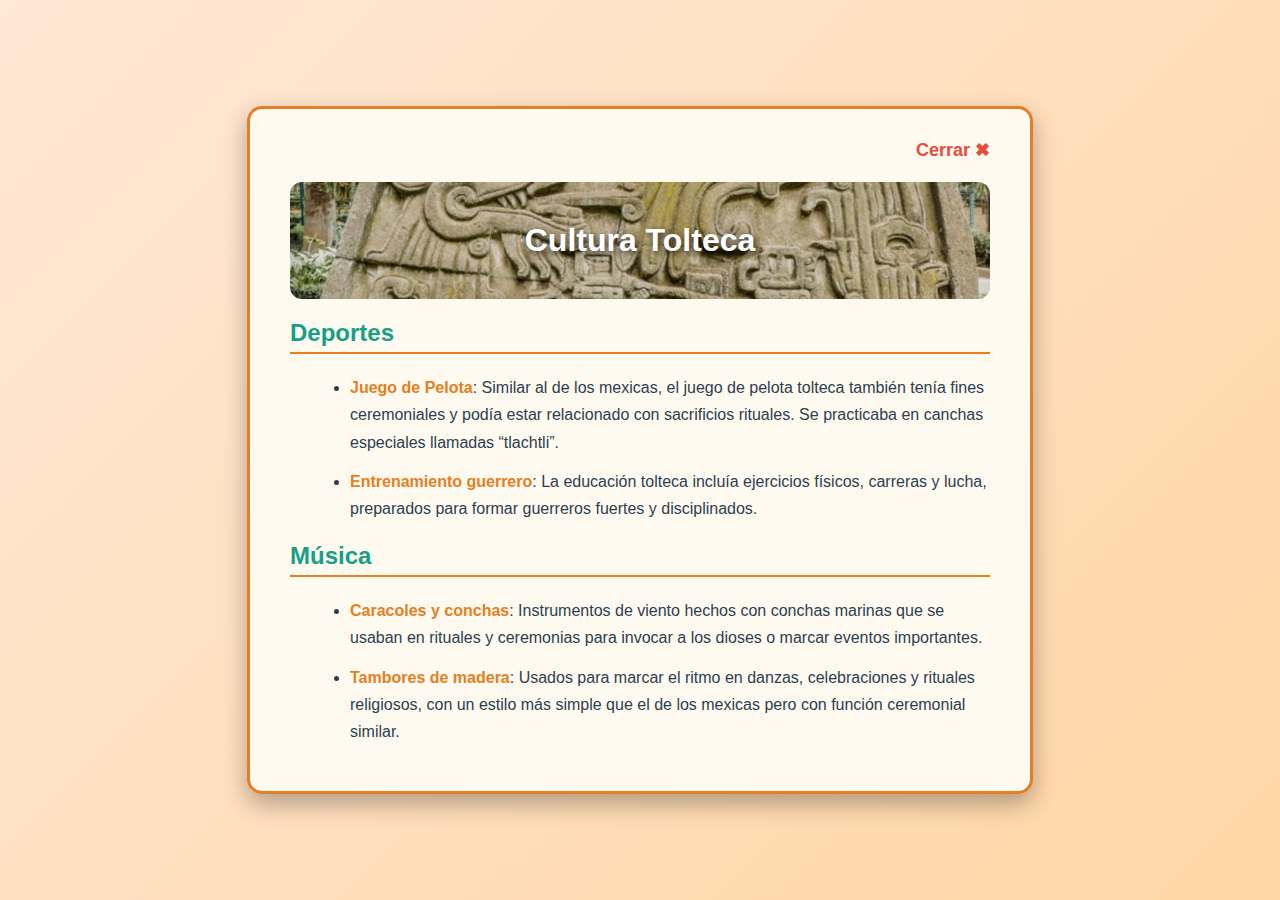
<file: culturas-mexico-antiguo/toltecas.html>
<!DOCTYPE html>
<html lang="es">
<head>
  <meta charset="UTF-8">
  <meta name="viewport" content="width=device-width, initial-scale=1.0">
  <title>Pantalla Secundaria - Cultura Tolteca</title>
  <style>
    /* Estilos generales */
    body {
      margin: 0;
      padding: 0;
      font-family: 'Segoe UI', Tahoma, Geneva, Verdana, sans-serif;
      background: linear-gradient(135deg, #ffe8d6, #ffd6a5);
      display: flex;
      justify-content: center;
      align-items: center;
      height: 100vh;
    }

    /* Ventana central */
    .ventana {
      background-color: #fffaf0;
      padding: 30px 40px;
      border-radius: 15px;
      box-shadow: 0 10px 25px rgba(0,0,0,0.3);
      max-width: 700px;
      width: 90%;
      overflow-y: auto;
      max-height: 90vh;
      animation: aparecer 0.5s ease-out;
      border: 3px solid #e67e22; /* marco naranja */
    }

    @keyframes aparecer {
      from {opacity: 0; transform: translateY(-20px);}
      to {opacity: 1; transform: translateY(0);}
    }

    /* Encabezado con imagen de fondo */
    h1 {
      text-align: center;
      color: #fff;
      margin-bottom: 20px;
      padding: 40px 20px;
      background-image: url('Toltecas.jpg'); /* Pon aquí tu imagen de Toltecas */
      background-size: cover;
      background-position: center;
      border-radius: 12px;
      text-shadow: 2px 2px 6px rgba(0,0,0,0.7);
    }

    h2 {
      color: #16a085; /* verde azulado */
      margin-top: 20px;
      border-bottom: 2px solid #e67e22;
      padding-bottom: 5px;
    }

    p, li {
      font-size: 16px;
      line-height: 1.7;
      color: #2c3e50; /* azul oscuro para texto */
    }

    ul {
      margin-left: 20px;
    }

    li {
      margin-bottom: 12px;
    }

    /* Botón cerrar */
    .cerrar {
      display: block;
      text-align: right;
      margin-bottom: 10px;
    }

    .cerrar a {
      text-decoration: none;
      color: #e74c3c;
      font-weight: bold;
      font-size: 18px;
    }

    .cerrar a:hover {
      color: #c0392b;
    }

    /* Resaltar nombres */
    strong {
      color: #e67e22; /* naranja */
    }

    em {
      color: #27ae60; /* verde */
    }
  </style>
</head>
<body>
  <div class="ventana">
    <div class="cerrar">
      <a href="javascript:window.close();">Cerrar ✖</a>
    </div>

    <h1>Cultura Tolteca</h1>

    <h2>Deportes</h2>
    <ul>
      <li>
        <strong>Juego de Pelota</strong>: Similar al de los mexicas, el juego de pelota tolteca también tenía fines ceremoniales 
        y podía estar relacionado con sacrificios rituales. Se practicaba en canchas especiales llamadas “tlachtli”.
      </li>
      <li>
        <strong>Entrenamiento guerrero</strong>: La educación tolteca incluía ejercicios físicos, carreras y lucha, preparados para formar 
        guerreros fuertes y disciplinados.
      </li>
    </ul>

    <h2>Música</h2>
    <ul>
      <li>
        <strong>Caracoles y conchas</strong>: Instrumentos de viento hechos con conchas marinas que se usaban en rituales y ceremonias 
        para invocar a los dioses o marcar eventos importantes.
      </li>
      <li>
        <strong>Tambores de madera</strong>: Usados para marcar el ritmo en danzas, celebraciones y rituales religiosos, con un estilo más 
        simple que el de los mexicas pero con función ceremonial similar.
      </li>
    </ul>
  </div>
</body>
</html>
</file>
<file: culturas-mexico-antiguo/estilos.css>
html {
    scroll-behavior: smooth;
}

body {
    margin: 0;
    font-family: Georgia, serif;
}

.tarjeta {
    background-color: beige;
    max-width: 900px;
    width: 90%;
    margin: 40px auto;
    padding: 25px;
    border-left: 6px solid #FF2400;
    box-sizing: border-box;
}

img {
    width: 100%;
    height: auto;
    margin-top: 15px;
    border-radius: 5px;
}
/* Barra navegación */
nav {
    position: fixed;
    top: 0;
    width: 100%;
    background-color: #FF2400;
    padding: 15px 0;
    text-align: center;
    z-index: 1000;
}

nav a {
    color: white;
    text-decoration: none;
    margin: 0 20px;
    font-weight: bold;
    font-size: 15px;
    letter-spacing: 0.5px;
}

nav a:hover {
    opacity: 0.85;
}

/* Encabezado principal */
header {
    margin-top: 70px;
    padding: 90px 20px;
    text-align: center;
    background-color: #162B4E;
}

header h1 {
    font-size: 52px;
    color: #FF2400;
    margin-bottom: 20px;
    letter-spacing: 1px;
}

header h1::after {
    content: "";
    display: block;
    width: 520px;
    height: 4px;
    background-color: #FF2400;
    margin: 20px auto 0;
}
header p {
    font-size: 20px;
    color: #f2f2f2;
    font-style: italic;
}

/* Área principal */
main {
    padding: 70px 15%;
}

/* Secciones culturales */
.tarjeta {
    padding: 50px 40px;
    margin-bottom: 70px;
    background-color: #c6fdffe8; /* Beige elegante */
    border-left: 8px solid #FF2400;
    box-shadow: 0 5px 20px rgba(0,0,0,0.08);
    transition: transform 0.5s ease;
    
}


.tarjeta:hover {
    transform: translateX(6px);
}

.tarjeta h2 {
    margin-top: 0;
    font-size: 32px;
    color: #162B4E;
}

.tarjeta p {
    font-size: 17px;
    line-height: 1.8;
}

/* Botón */
.tarjeta a {
    display: inline-block;
    margin-top: 18px;
    padding: 10px 22px;
    background-color: #162B4E;
    color: white;
    text-decoration: none;
    font-weight: bold;
    letter-spacing: 0.5px;
    transition: background-color 0.3s ease;
}
.tarjeta a:hover {
    background-color: #FF2400;
}
.tarjeta {
    opacity: 0;
    transform: translateY(50px);
    transition: all 1s ease;
}

.tarjeta.visible {
    opacity: 1;
    transform: translateY(0);

}
</file>
